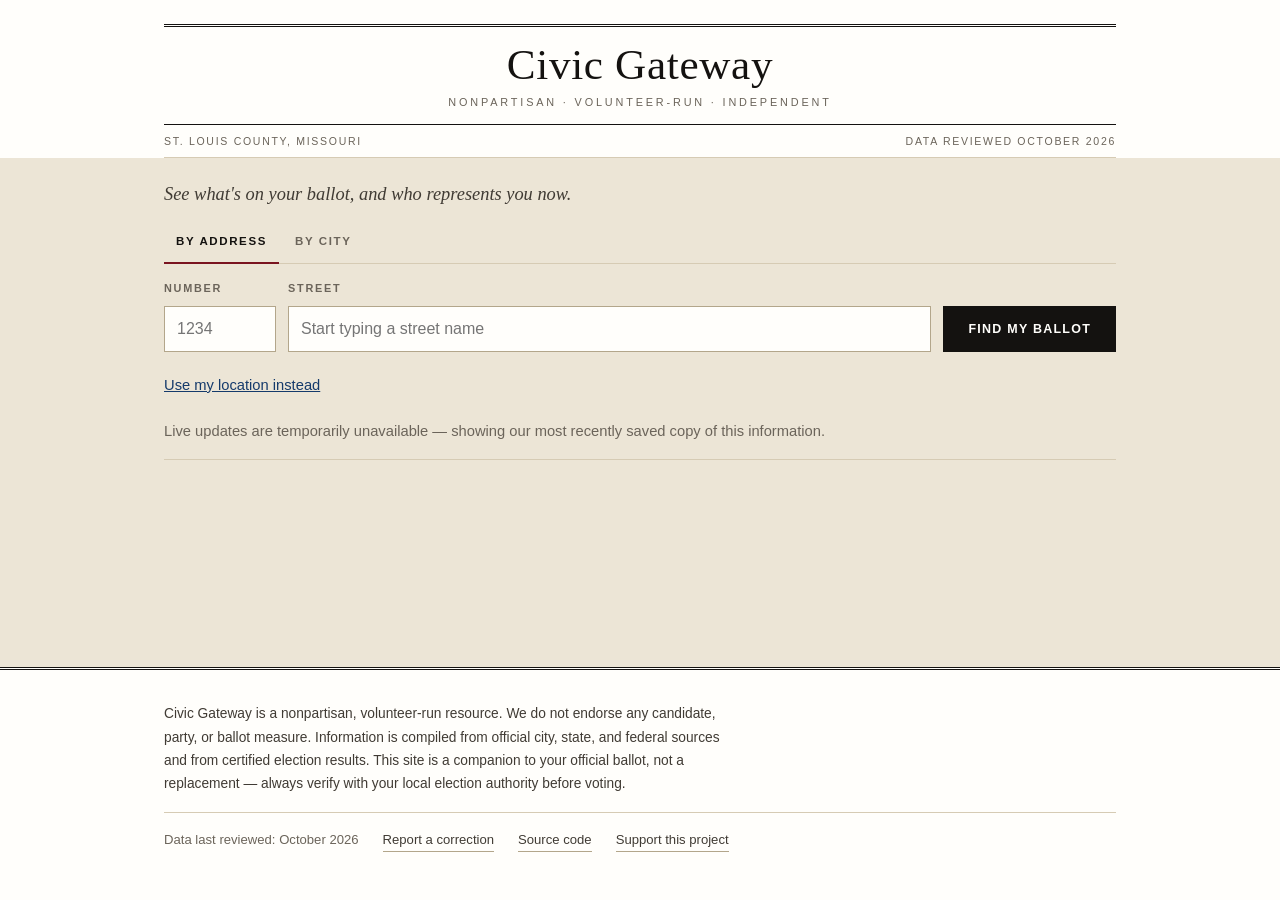
<file: index.html>
<!DOCTYPE html>
<html lang="en">
<head>
<meta charset="UTF-8">
<meta name="viewport" content="width=device-width, initial-scale=1.0">
<title>Civic Gateway — Find Your Elections &amp; Elected Officials</title>
<meta name="description" content="Civic Gateway is a nonpartisan, volunteer-run guide to what is on your ballot and who represents you. Serving St. Louis County, Missouri.">
<meta property="og:title" content="Civic Gateway — Elections &amp; Elected Officials">
<meta property="og:description" content="Find upcoming local elections and your current elected officials. Nonpartisan and volunteer-run.">
<meta property="og:type" content="website">
<meta property="og:url" content="https://civicgateway.org/">
<meta name="twitter:card" content="summary">
<link rel="icon" href="data:image/svg+xml,%3Csvg xmlns='http://www.w3.org/2000/svg' viewBox='0 0 40 40'%3E%3Crect width='40' height='40' rx='7' fill='%2316202f'/%3E%3Cpath d='M7 34C7 15 12.5 8 20 8s13 7 13 26' fill='none' stroke='%23fff' stroke-width='2.8' stroke-linecap='round'/%3E%3C/svg%3E">
<link rel="stylesheet" href="assets/styles.css?v=35">
</head>
<body>

<header class="site-header">
  <div class="inner">
    <div class="masthead">
      <a class="brand" href="https://civicgateway.org/" aria-label="Civic Gateway home">
        <span class="brand-name">Civic Gateway</span>
        <span class="brand-tag">Nonpartisan · Volunteer-run · Independent</span>
      </a>
    </div>
    <div class="dateline">
      <span>St. Louis County, Missouri</span>
      <span>Data reviewed <span id="reviewedTop">—</span></span>
    </div>
  </div>
</header>

<main>
  <div class="intro" id="intro">
    <h1>See what's on your ballot, and who represents you now.</h1>
  </div>

  <div class="card" id="pickerCard">
    <!-- Address leads, because it gives a ballot with nothing left to work out.
         Picking a city is the fallback for anyone who would rather not type an
         address, or whose street we don't have. -->
    <div class="picker-tabs" role="tablist" aria-label="How to find your ballot">
      <button type="button" role="tab" id="tabAddress" aria-controls="paneAddress"
              aria-selected="true" class="picker-tab is-active">By address</button>
      <button type="button" role="tab" id="tabCity" aria-controls="paneCity"
              aria-selected="false" class="picker-tab">By city</button>
    </div>

    <div class="picker-pane" id="paneAddress" role="tabpanel" aria-labelledby="tabAddress">
      <div class="addr-fields">
        <div class="field field-num">
          <label for="houseNo">Number</label>
          <input type="text" id="houseNo" inputmode="numeric" autocomplete="address-line1"
                 placeholder="1234">
        </div>
        <div class="field field-street">
          <label for="streetInput">Street</label>
          <input type="text" id="streetInput" autocomplete="off" spellcheck="false"
                 role="combobox" aria-expanded="false" aria-autocomplete="list"
                 aria-controls="streetList" placeholder="Start typing a street name">
          <ul class="street-list" id="streetList" role="listbox" hidden></ul>
        </div>
        <div class="field field-go">
          <button type="button" id="addrFind">Find my ballot</button>
        </div>
      </div>
      <div class="picker-alt">
        <button type="button" id="useLocation" class="linkish">Use my location instead</button>
      </div>
      <div class="picker-msg" id="pickerMsg" hidden></div>
    </div>

    <div class="picker-pane" id="paneCity" role="tabpanel" aria-labelledby="tabCity" hidden>
      <div class="picker-row" id="pickerRow">
        <!-- Hidden while only one state has data; returns on its own if a
             second state is ever added. The data model is unchanged. -->
        <div class="field" id="stateField">
          <label for="state">State</label>
          <select id="state" disabled><option value="">Loading…</option></select>
        </div>
        <div class="field">
          <label for="city">City</label>
          <select id="city" disabled><option value="">Loading…</option></select>
        </div>
      </div>
      <p class="picker-hint">A whole-city ballot shows every contest in that city,
        noting the ones that depend on your street address.</p>
    </div>

    <div id="status" class="status" hidden></div>
  </div>

  <div class="card results" id="results" aria-live="polite"></div>
</main>

<footer class="site-footer">
  <div class="inner">
    <p class="disclaimer">Civic Gateway is a nonpartisan, volunteer-run resource. We do not
    endorse any candidate, party, or ballot measure. Information is compiled from official
    city, state, and federal sources and from certified election results. This site is a
    companion to your official ballot, not a replacement — always verify with your local
    election authority before voting.</p>
    <div class="footer-meta">
      <span>Data last reviewed: <span id="reviewedFoot">—</span></span>
      <a href="https://github.com/ndg13b/CivicGateway/issues" target="_blank" rel="noopener">Report a correction</a>
      <a href="https://github.com/ndg13b/CivicGateway" target="_blank" rel="noopener">Source code</a>
      <a href="https://ko-fi.com/nicholasgray" target="_blank" rel="noopener">Support this project</a>
    </div>
  </div>
</footer>

<script>
  window.CIVIC_CONFIG = {
    supabaseUrl: "https://juloefnbmbyhzdzyijug.supabase.co",
    // Public read-only key: Row Level Security allows SELECT and nothing else.
    supabaseKey: "eyJhbGciOiJIUzI1NiIsInR5cCI6IkpXVCJ9.eyJpc3MiOiJzdXBhYmFzZSIsInJlZiI6Imp1bG9lZm5ibWJ5aHpkenlpanVnIiwicm9sZSI6ImFub24iLCJpYXQiOjE3ODM4NzkzNDUsImV4cCI6MjA5OTQ1NTM0NX0.bK_BP0ckOy_aJk-CPFHelEfkXTirCyowPIpEIVHXGso",
    fallbackDataUrl: "assets/fallback-data.json",
  };
</script>
<script type="module" src="assets/app.js?v=35"></script>

</body>
</html>
</file>
<file: assets/styles.css>
/* ============================================================
   Civic Gateway — stylesheet

   Three ideas carry the design:

   1. The masthead is a paper of record. A centred wordmark between
      double rules, over a dateline bar. Authority comes from
      typographic convention, not from imitating a government seal —
      this is an independent project and must never be mistaken for
      an election authority.

   2. The ballot is a sheet of paper. Warm stock, slightly brighter
      than the page around it, so it reads as a document you were
      handed. Everything outside that sheet is plainly not something
      you vote on.

   3. Separate with rules and space, not boxes. Contests and
      candidates are set as ruled rows, the way a printed ballot sets
      them, rather than cards nested inside cards.
   ============================================================ */

:root {
  --font-display: ui-serif, "Iowan Old Style", "Palatino Linotype", Palatino,
                  "Book Antiqua", Georgia, serif;
  --font-ui: -apple-system, BlinkMacSystemFont, "Segoe UI", Roboto,
             "Helvetica Neue", Arial, sans-serif;

  /* Ink — warm near-black through to a soft grey */
  --ink:    #141210;
  --ink-2:  #403b34;
  --ink-3:  #6b645a;
  --ink-4:  #8f8779;

  /* Surfaces — warm throughout; the sheet is brighter than the page */
  --page:    #ece5d6;
  --surface: #fffefb;
  --paper:   #fffefb;
  --paper-2: #f5efe0;

  /* Rules */
  --rule:        #d6cbb4;
  --rule-strong: #b3a68b;

  /* Accents. Oxblood is editorial — eyebrows, marks of note. Links get
     their own sober blue so they stay recognisable as links. */
  --accent:      #7a1420;
  --accent-soft: #f6ecec;
  --link:        #153a6b;

  --s1: 4px;  --s2: 8px;  --s3: 12px; --s4: 16px;
  --s5: 24px; --s6: 32px; --s7: 48px; --s8: 72px;

  --shell: 1000px;
  --measure: 66ch;
}

* { margin: 0; padding: 0; box-sizing: border-box; }

html { scroll-behavior: smooth; -webkit-text-size-adjust: 100%; }

body {
  font-family: var(--font-ui);
  font-size: 16px;
  line-height: 1.6;
  color: var(--ink);
  background: var(--page);
  min-height: 100vh;
  display: flex;
  flex-direction: column;
  -webkit-font-smoothing: antialiased;
  text-rendering: optimizeLegibility;
}

a { color: var(--link); }

/* Small caps labels — used sparingly, always with a rule or in a bar */
.eyebrow, .ballot-section-label, .part-eyebrow, .field label,
.section-title, .page-sec > h3, .ballot-end, .contest-sub, .dateline {
  font-family: var(--font-ui);
}

/* ---------- Masthead ---------- */

.site-header { background: var(--surface); }
.site-header .inner {
  max-width: var(--shell);
  margin: 0 auto;
  padding: var(--s5) var(--s5) 0;
}
.masthead {
  border-top: 3px double var(--ink);
  border-bottom: 1px solid var(--ink);
  padding: var(--s4) 0 var(--s3);
  text-align: center;
}
.brand { display: block; text-decoration: none; color: inherit; }
.brand-name {
  display: block;
  font-family: var(--font-display);
  font-size: clamp(1.9rem, 1.3rem + 2.4vw, 2.7rem);
  font-weight: 400;
  letter-spacing: .015em;
  line-height: 1;
  color: var(--ink);
}
.brand-tag {
  display: block;
  margin-top: var(--s2);
  font-size: .68rem;
  font-weight: 500;
  letter-spacing: .26em;
  text-transform: uppercase;
  color: var(--ink-3);
}
.dateline {
  display: flex;
  justify-content: space-between;
  gap: var(--s3);
  flex-wrap: wrap;
  border-bottom: 1px solid var(--rule);
  padding: var(--s2) 0;
  font-size: .66rem;
  letter-spacing: .16em;
  text-transform: uppercase;
  color: var(--ink-3);
}

/* ---------- Layout ---------- */

main {
  flex: 1;
  width: 100%;
  max-width: var(--shell);
  margin: 0 auto;
  padding: var(--s5) var(--s5) var(--s8);
}

/* One quiet line, not a headline: the picker below it is the point. */
.intro { max-width: var(--measure); margin-bottom: var(--s3); }
.intro h1 {
  font-family: var(--font-display);
  font-size: 1.15rem;
  font-weight: 400;
  font-style: italic;
  line-height: 1.4;
  color: var(--ink-2);
  text-wrap: balance;
}

.card { margin-bottom: var(--s5); }
#pickerCard { border-bottom: 1px solid var(--rule); padding-bottom: var(--s4); }

/* ---------- Picker ---------- */

.picker-row {
  display: grid;
  grid-template-columns: minmax(0, 1fr) minmax(0, 1.3fr);
  gap: var(--s4);
  max-width: 620px;
}
/* Only one state has data: the state field is hidden and the city field
   takes the row on its own. */
.picker-row.single { grid-template-columns: minmax(0, 420px); }
.field[hidden] { display: none; }
.field label {
  display: block;
  font-size: .68rem;
  font-weight: 600;
  letter-spacing: .16em;
  text-transform: uppercase;
  color: var(--ink-3);
  margin-bottom: var(--s2);
}
select {
  width: 100%;
  padding: 11px 36px 11px 13px;
  font-size: 1rem;
  font-family: inherit;
  color: var(--ink);
  background-color: var(--surface);
  border: 1px solid var(--rule-strong);
  border-radius: 3px;
  appearance: none;
  background-image: url("data:image/svg+xml;charset=UTF-8,%3Csvg xmlns='http://www.w3.org/2000/svg' width='11' height='7' viewBox='0 0 11 7'%3E%3Cpath fill='none' stroke='%23837c72' stroke-width='1.6' stroke-linecap='round' stroke-linejoin='round' d='M1 1l4.5 4.5L10 1'/%3E%3C/svg%3E");
  background-repeat: no-repeat;
  background-position: right 13px center;
  cursor: pointer;
  transition: border-color .15s;
}
select:hover { border-color: var(--ink-4); }
select:focus-visible { outline: 2px solid var(--link); outline-offset: 1px; border-color: var(--link); }
select:disabled { background-color: #efeade; color: var(--ink-4); cursor: not-allowed; }

.picker-hint { margin-top: var(--s3); font-size: .88rem; color: var(--ink-3); max-width: 58ch; }

/* ---------- Status ---------- */

.status { display: flex; align-items: center; gap: var(--s2); color: var(--ink-3); font-size: .92rem; margin-top: var(--s3); }
.status[hidden] { display: none; }
.spinner {
  width: 15px; height: 15px; flex: none;
  border: 2px solid var(--rule); border-top-color: var(--accent);
  border-radius: 50%; animation: spin .7s linear infinite;
}
@keyframes spin { to { transform: rotate(360deg); } }

.error-box {
  background: var(--accent-soft);
  border-left: 2px solid var(--accent);
  padding: var(--s4); color: #6d1620; font-size: .95rem;
}
.error-box button {
  margin-top: var(--s3);
  background: var(--accent); color: #fff; border: none;
  padding: 8px 18px; border-radius: 3px;
  font-family: inherit; font-size: .9rem; font-weight: 600; cursor: pointer;
}

/* ---------- Results ---------- */

.results { display: none; }
.results.active { display: block; }

.jurisdiction-header { display: flex; align-items: baseline; gap: var(--s3); flex-wrap: wrap; }
.jurisdiction-header h2 {
  font-family: var(--font-display);
  font-size: 1.7rem; font-weight: 400; letter-spacing: -0.005em;
  color: var(--ink);
}
.jurisdiction-header .county { color: var(--ink-3); font-size: .92rem; }
.change-place { margin-left: auto; font-size: .88rem; min-height: 36px; padding: 0; }

.city-links-sec { margin-top: var(--s6); }
.city-links-label {
  display: block;
  font-size: .68rem; font-weight: 700; letter-spacing: .2em; text-transform: uppercase;
  color: var(--ink-3);
}

.city-links { display: flex; gap: var(--s2); flex-wrap: wrap; margin-top: var(--s3); }
.link {
  display: inline-flex; align-items: center;
  font-size: .83rem; color: var(--ink-2); text-decoration: none;
  padding: 5px 11px;
  border: 1px solid var(--rule-strong); border-radius: 3px;
  background: var(--surface);
  transition: border-color .15s, color .15s;
}
.link:hover, .link:focus-visible { color: var(--link); border-color: var(--link); }

.notice {
  background: var(--paper-2);
  border-left: 2px solid var(--rule-strong);
  padding: var(--s4);
  margin: var(--s4) 0;
  font-size: .93rem; color: var(--ink-2); line-height: 1.6;
}
.notice strong { color: var(--ink); font-weight: 600; }

/* ============================================================
   The ballot sheet
   ============================================================ */

.ballot-panel {
  background: var(--paper);
  border: 1px solid var(--rule);
  box-shadow: 0 1px 2px rgba(26, 24, 21, .05), 0 12px 28px -18px rgba(26, 24, 21, .35);
  padding: var(--s5) var(--s6) var(--s5);
  margin: var(--s4) 0 0;
}

.ballot-head {
  padding-bottom: var(--s3);
  border-bottom: 3px double var(--ink);
  margin-bottom: var(--s3);
}
.ballot-head .kicker {
  font-size: .66rem; font-weight: 700; letter-spacing: .24em; text-transform: uppercase;
  color: var(--accent);
}
.ballot-head h3 {
  font-family: var(--font-display);
  font-size: 1.45rem; font-weight: 400; letter-spacing: -0.005em;
  color: var(--ink); margin: var(--s1) 0 0;
}
.ballot-head h3 .when {
  display: inline-block;
  font-family: var(--font-ui); font-size: .92rem; color: var(--ink-2);
  margin-left: var(--s2);
}
.ballot-head .when { color: var(--ink-2); font-size: .98rem; }

.ballot-summary {
  display: flex; align-items: baseline; gap: var(--s2) var(--s4); flex-wrap: wrap;
  margin-bottom: var(--s3);
}
.ballot-count { font-size: .8rem; font-weight: 600; color: var(--ink-2); }
.ballot-jumps { display: flex; gap: var(--s3); flex-wrap: wrap; margin-left: auto; }
.ballot-jumps a {
  font-size: .8rem; color: var(--link); text-decoration: none;
  border-bottom: 1px solid transparent; padding-bottom: 1px;
}
.ballot-jumps a:hover, .ballot-jumps a:focus-visible { border-bottom-color: var(--link); }

.accuracy-note {
  font-size: .86rem; color: var(--ink-2); line-height: 1.6;
  padding-left: var(--s3);
  border-left: 2px solid var(--rule);
  margin-top: var(--s4);
}
.accuracy-note strong { color: var(--ink); font-weight: 600; }
.note-status { display: block; margin-top: var(--s2); color: var(--ink-3); font-size: .82rem; }

.ballot-section { display: flex; align-items: center; gap: var(--s3); margin: var(--s6) 0 var(--s3); }
.ballot-section:first-of-type { margin-top: var(--s5); }
.ballot-section::after { content: ""; flex: 1; height: 1px; background: var(--rule); }
.ballot-section-label {
  font-size: .66rem; font-weight: 700; letter-spacing: .24em; text-transform: uppercase;
  color: var(--ink-3);
}

.contest-grid { display: grid; gap: var(--s4); align-items: start; }
@media (min-width: 900px) {
  .contest-grid { grid-template-columns: 1fr 1fr; }
  .contest-grid > .contest.wide { grid-column: 1 / -1; }
}

/* Each contest is enclosed, its title on a tinted strip, so one item on the
   ballot is unmistakably one block. */
.contest, .measure {
  margin: 0;
  background: var(--surface);
  border: 1px solid var(--rule-strong);
}
.contest-head, .measure > h4 {
  display: flex; align-items: center; gap: var(--s3); flex-wrap: wrap;
  background: var(--paper-2);
  border-bottom: 1px solid var(--rule-strong);
  padding: 10px var(--s4);
}
.contest-head h4, .measure > h4 {
  font-family: var(--font-display);
  font-size: 1.08rem; font-weight: 700; letter-spacing: -0.005em;
  color: var(--ink);
  display: flex; align-items: center;
}
.contest-actions { margin-left: auto; }
.contest-sub {
  font-size: .68rem; font-weight: 600; letter-spacing: .12em; text-transform: uppercase;
  color: var(--ink-3);
  padding: 0 var(--s4);
  margin: var(--s3) 0 var(--s2);
}
.race-description { color: var(--ink-2); font-size: .9rem; padding: 0 var(--s4); margin-bottom: var(--s3); }

/* Our own numbering, for scanning and reference — deliberately quiet so it
   is not mistaken for an official ballot item number. */
.item-no {
  display: inline-flex; align-items: center; justify-content: center;
  flex: none;
  width: 22px; height: 22px;
  border: 1.5px solid var(--ink);
  font-family: var(--font-ui); font-size: .7rem; font-weight: 700;
  margin-right: 10px;
}

.chip-btn {
  display: inline-block;
  font-size: .78rem; color: var(--link); text-decoration: none;
  border-bottom: 1px solid var(--rule-strong); padding-bottom: 1px;
  background: none; border-top: 0; border-left: 0; border-right: 0;
  font-family: inherit; cursor: pointer;
}
.chip-btn:hover, .chip-btn:focus-visible { border-bottom-color: var(--link); }

/* Candidates: ruled rows with dotted leaders, as a printed ballot sets them */
.people-grid { display: grid; grid-template-columns: repeat(auto-fill, minmax(280px, 1fr)); gap: var(--s3); }
.people-grid.tight { grid-template-columns: 1fr; gap: 0; padding: 0 var(--s4) var(--s2); }

.person-card {
  display: flex; align-items: center; gap: var(--s3);
  text-decoration: none; color: inherit;
  background: var(--surface);
  border: 1px solid var(--rule);
  border-radius: 3px;
  padding: var(--s3) var(--s4);
  transition: border-color .15s, background .15s;
}
.person-card:hover, .person-card:focus-visible { border-color: var(--link); }
.person-card:focus-visible { outline: 2px solid var(--link); outline-offset: 1px; }

.person-card.compact {
  background: none; border: 0;
  border-bottom: 1px dotted var(--rule-strong);
  border-radius: 0;
  padding: 10px var(--s2);
  align-items: baseline;
}
.person-card.compact:hover, .person-card.compact:focus-visible { background: var(--paper-2); }
.person-card.compact .person-name { display: inline; font-family: var(--font-display); font-weight: 700; }
.person-card.compact .person-office { display: inline; margin-left: var(--s2); font-size: .84rem; }
.person-card.compact .person-more { font-size: .9rem; color: var(--ink-4); }
.person-card.compact:hover .person-more { color: var(--link); }
.person-card.compact .person-info { line-height: 1.4; }

.avatar {
  flex: none; width: 38px; height: 38px; border-radius: 50%;
  background: var(--ink); color: var(--surface);
  font-size: .8rem; font-weight: 600; letter-spacing: .03em;
  display: flex; align-items: center; justify-content: center;
}
.person-card.featured { grid-column: 1 / -1; }
.person-card.featured .avatar { background: var(--accent); }

.person-info { min-width: 0; flex: 1; }
.person-name { display: block; font-weight: 600; color: var(--ink); }
.person-office { display: block; color: var(--ink-3); font-size: .85rem; }
.person-more { margin-left: auto; padding-left: var(--s2); flex: none; color: var(--ink-4); font-size: .8rem; }

.chip-inc {
  display: inline-block;
  font-size: .58rem; font-weight: 700; letter-spacing: .14em; text-transform: uppercase;
  color: var(--accent);
  margin-left: var(--s2);
  vertical-align: 1px;
}
.on-ballot-flag { display: inline-block; margin-top: var(--s1); font-size: .72rem; color: var(--link); }

.varies {
  background: var(--paper-2);
  border-left: 3px solid var(--accent);
  padding: var(--s3) var(--s4);
  font-size: .86rem; color: var(--ink-2); line-height: 1.6;
  margin: 0 var(--s4) var(--s3);
}
.varies strong { color: var(--ink); font-weight: 600; }

.district-option { margin: 0 var(--s4) var(--s4); }
.district-option .doh {
  font-size: .72rem; font-weight: 700; letter-spacing: .12em; text-transform: uppercase;
  color: var(--ink-3); padding-bottom: var(--s1);
}

.official-text {
  font-family: var(--font-display);
  font-size: 1rem; line-height: 1.65; color: var(--ink);
  border-left: 2px solid var(--rule-strong);
  padding: var(--s2) 0 var(--s2) var(--s4);
  margin: var(--s3) var(--s4);
}
.measure .yn { display: flex; gap: var(--s2); margin: var(--s3) var(--s4); }
.measure > .chip-btn { margin: 0 var(--s4) var(--s4); }
.measure .yn span {
  font-size: .72rem; font-weight: 700; letter-spacing: .14em;
  color: var(--ink-3);
  border: 1px solid var(--rule-strong);
  padding: 4px 18px; border-radius: 2px;
}

.nothing { color: var(--ink-3); font-size: .88rem; font-style: italic; padding: var(--s3) var(--s4); }

.ballot-end {
  margin-top: var(--s6);
  padding-top: var(--s3);
  border-top: 3px double var(--ink);
  text-align: center;
  font-size: .66rem; font-weight: 700; letter-spacing: .24em; text-transform: uppercase;
  color: var(--ink-3);
}

/* ---------- Everything that is not the ballot ---------- */

/* ---------- The picker: tabs, address fields, street combobox ---------- */

.picker-tabs {
  display: flex; gap: var(--s1);
  border-bottom: 1px solid var(--rule);
  margin-bottom: var(--s4);
}
.picker-tab {
  font-family: var(--font-ui);
  font-size: .72rem; font-weight: 700; letter-spacing: .14em; text-transform: uppercase;
  color: var(--ink-3); background: none;
  border: none; border-bottom: 2px solid transparent;
  padding: var(--s2) var(--s3); margin-bottom: -1px;
  min-height: 44px; cursor: pointer;
}
.picker-tab:hover { color: var(--ink); }
.picker-tab.is-active { color: var(--ink); border-bottom-color: var(--accent); }
.picker-tab:focus-visible { outline: 2px solid var(--link); outline-offset: 2px; }

.addr-fields { display: flex; flex-wrap: wrap; gap: var(--s3); align-items: flex-end; }
.field-num { flex: 0 0 7rem; }
.field-street { flex: 1 1 18rem; min-width: 0; position: relative; }
.field-go { flex: 0 0 auto; }

.addr-fields input {
  width: 100%; min-height: 46px;
  padding: 0 var(--s3);
  font: inherit; font-size: 1rem; color: var(--ink);
  background: var(--surface);
  border: 1px solid var(--rule-strong);
}
.addr-fields input:focus-visible { outline: 2px solid var(--link); outline-offset: -1px; }
#addrFind {
  min-height: 46px; padding: 0 var(--s5);
  font-family: var(--font-ui); font-size: .78rem; font-weight: 700;
  letter-spacing: .1em; text-transform: uppercase;
  color: var(--surface); background: var(--ink);
  border: 1px solid var(--ink); cursor: pointer; white-space: nowrap;
}
#addrFind:hover { background: var(--accent); border-color: var(--accent); color: #fff; }

/* The list overlays what follows, so the card doesn't jump as you type. */
.street-list {
  position: absolute; z-index: 20; left: 0; right: 0; top: 100%;
  margin-top: 2px; list-style: none;
  background: var(--surface);
  border: 1px solid var(--rule-strong);
  box-shadow: 0 6px 18px rgba(20, 18, 16, .12);
  max-height: 17rem; overflow-y: auto;
}
.street-list li {
  display: flex; align-items: baseline; gap: var(--s3);
  padding: var(--s2) var(--s3); min-height: 44px;
  border-bottom: 1px solid var(--rule); cursor: pointer;
}
.street-list li:last-child { border-bottom: none; }
.street-list li.is-active, .street-list li:hover { background: var(--paper-2); }
.street-name { color: var(--ink); font-size: .98rem; }
.street-city {
  margin-left: auto;
  font-family: var(--font-ui); font-size: .72rem; letter-spacing: .08em;
  text-transform: uppercase; color: var(--ink-4); white-space: nowrap;
}

.picker-alt { margin-top: var(--s3); }
.linkish {
  font: inherit; font-size: .92rem; color: var(--link);
  background: none; border: none; padding: var(--s2) 0;
  min-height: 44px; text-decoration: underline; cursor: pointer;
}
.picker-msg { margin-top: var(--s3); font-size: .92rem; color: var(--ink-3); }
.picker-msg.warn { color: var(--accent); }

@media (max-width: 560px) {
  .field-num, .field-street, .field-go { flex: 1 1 100%; }
  #addrFind { width: 100%; }
}

/* ---------- Address narrowing ----------
   Sits just above the ballot sheet, so the sheet holds only the ballot.
   Quiet until used, then it states plainly which districts it found. */

.addr-tool {
  margin: var(--s3) 0 0;
  padding: var(--s3) var(--s4);
  background: var(--paper-2);
  border: 1px solid var(--rule);
}
.addr-prompt {
  color: var(--ink-3); font-size: .88rem; line-height: 1.5;
  max-width: var(--measure);
}
.addr-prompt strong { color: var(--ink); font-weight: 600; }
.addr-row { display: flex; flex-wrap: wrap; gap: var(--s2); margin-top: var(--s2); }
.addr-row button {
  min-height: 44px; padding: 0 var(--s4);
  font-family: var(--font-ui); font-size: .78rem; font-weight: 700;
  letter-spacing: .1em; text-transform: uppercase;
  color: var(--surface); background: var(--ink);
  border: 1px solid var(--ink); cursor: pointer;
}
.addr-row button.secondary { color: var(--ink); background: var(--surface); border-color: var(--rule-strong); }
.addr-row button:hover { background: var(--accent); border-color: var(--accent); color: #fff; }
.addr-row { align-items: center; }
.addr-row button.linkish {
  min-height: 44px; padding: 0 var(--s2);
  font-size: .92rem; font-weight: 400; letter-spacing: 0; text-transform: none;
  color: var(--link); background: none; border: 0;
}
.addr-row button.linkish:hover { color: var(--accent); background: none; }

.addr-msg { margin-top: var(--s3); font-size: .9rem; color: var(--ink-3); }
.addr-msg.warn { color: var(--accent); }

.addr-tool.resolved {
  display: flex; align-items: baseline; gap: var(--s3); flex-wrap: wrap;
  border-left: 3px solid var(--accent);
}
.addr-resolved { flex: 1 1 20rem; }
.addr-resolved strong { display: block; color: var(--ink); font-weight: 600; font-size: .96rem; }
.addr-districts {
  display: block; margin-top: var(--s1);
  color: var(--ink-3); font-size: .86rem;
}
.addr-clear {
  min-height: 44px; padding: 0 var(--s3);
  font-family: var(--font-ui); font-size: .78rem;
  color: var(--link); background: none; border: none;
  text-decoration: underline; cursor: pointer;
}

/* ---------- Judicial retention ----------
   Set as a list, not as cards: the questions are identical except for the
   name, so the repetition is the content. Cards would triple the height of
   the ballot to say the same thing nineteen times. */

.retention {
  background: var(--surface);
  border: 1px solid var(--rule-strong);
  padding: var(--s4) var(--s5) var(--s5);
}
.retention-lead {
  color: var(--ink-2); font-size: .94rem; max-width: var(--measure);
  padding-bottom: var(--s3); border-bottom: 1px solid var(--rule);
}
.retention-lead strong { color: var(--ink); font-weight: 600; }
.retention-court {
  font-family: var(--font-ui);
  font-size: .68rem; font-weight: 700; letter-spacing: .16em; text-transform: uppercase;
  color: var(--ink-3);
  margin: var(--s5) 0 var(--s2);
}
.retention-list { list-style: none; }
.retention-item {
  display: flex; align-items: center; gap: var(--s3);
  padding: var(--s2) 0;
  border-bottom: 1px solid var(--rule);
  min-height: 44px;
}
.retention-name {
  font-family: var(--font-display);
  font-size: 1.04rem; color: var(--ink); text-decoration: none;
  border-bottom: 1px solid var(--rule-strong);
}
.retention-name:hover { color: var(--link); border-bottom-color: var(--link); }
.retention-yn {
  margin-left: auto;
  font-family: var(--font-ui);
  font-size: .68rem; font-weight: 700; letter-spacing: .14em; text-transform: uppercase;
  color: var(--ink-4); white-space: nowrap;
}

@media (max-width: 560px) {
  .retention { padding: var(--s4); }
}

/* ---------- Voting deadlines ----------
   The banner is the one place on the page allowed to be loud. It appears only
   inside three weeks of a deadline, so it stays rare enough to mean something. */

/* Flowing text rather than a flex row: on a phone a row of three items
   became three stacked lines. */
.deadline-banner {
  display: block; line-height: 1.5;
  margin: var(--s3) 0 0;
  padding: var(--s2) var(--s3);
  background: var(--accent-soft);
  border: 1px solid var(--rule-strong);
  border-left: 3px solid var(--accent);
}
.deadline-when {
  margin-right: var(--s2);
  font-family: var(--font-ui);
  font-size: .68rem; font-weight: 700; letter-spacing: .16em; text-transform: uppercase;
  color: var(--accent); white-space: nowrap;
}
.deadline-what { color: var(--ink-2); font-size: .95rem; }
.deadline-what strong { color: var(--ink); font-weight: 600; }
.deadline-link { margin-left: var(--s2); font-size: .9rem; white-space: nowrap; }

/* After the polls close the banner points to results instead. Same frame as
   the deadline banner; the links get a line of their own so each is easy to
   tap on a phone. */
.results-banner {
  display: block; line-height: 1.5;
  margin: var(--s3) 0 0;
  padding: var(--s2) var(--s3);
  background: var(--accent-soft);
  border: 1px solid var(--rule-strong);
  border-left: 3px solid var(--accent);
}
.results-links {
  display: flex; flex-wrap: wrap; gap: var(--s1) var(--s4);
  margin-top: var(--s1);
  font-size: .95rem;
}
.results-links a { display: inline-block; padding: 2px 0; min-height: 28px; }

.vote-panel { margin-top: var(--s6); }

.vote-dates { list-style: none; border-top: 1px solid var(--rule); }
.vote-date {
  display: grid;
  grid-template-columns: 8.5rem 1fr auto;
  gap: var(--s3);
  align-items: baseline;
  padding: var(--s3) 0;
  border-bottom: 1px solid var(--rule);
  min-height: 44px;
}
.vote-date-day {
  font-family: var(--font-ui);
  font-size: .82rem; font-weight: 600; letter-spacing: .02em;
  color: var(--ink-3); white-space: nowrap;
}
.vote-date-body strong { display: block; color: var(--ink); font-weight: 600; font-size: .98rem; }
.vote-date-detail { display: block; color: var(--ink-3); font-size: .88rem; }
.vote-date-status {
  font-family: var(--font-ui);
  font-size: .68rem; font-weight: 700; letter-spacing: .12em; text-transform: uppercase;
  color: var(--ink-4); white-space: nowrap;
}
/* The next deadline is the only one anyone can still act on. */
.vote-date.next { background: var(--paper-2); }
.vote-date.next .vote-date-status { color: var(--accent); }
/* Passed dates stay visible but plainly spent — removing them would let
   someone assume they still have time. */
.vote-date.passed .vote-date-day,
.vote-date.passed .vote-date-body strong { color: var(--ink-4); }
.vote-date.passed .vote-date-detail { display: none; }
/* An open window is something a voter can go and do today. */
.vote-date.open .vote-date-status { color: var(--accent); }

.vote-id {
  margin-top: var(--s4);
  color: var(--ink-2); font-size: .92rem; max-width: var(--measure);
}
.vote-links {
  display: flex; flex-wrap: wrap; gap: var(--s4);
  margin-top: var(--s3); font-size: .92rem;
}
/* The county's own lookups: where to vote early, where to vote on the day,
   and the official sample ballot. The three things a voter most needs that
   only the election authority can answer for their exact address. */
.vote-lookups {
  display: flex; flex-wrap: wrap; align-items: baseline; gap: var(--s2) var(--s4);
  margin-top: var(--s4); padding: var(--s3) var(--s4);
  background: var(--paper-2); border-left: 2px solid var(--accent);
  font-size: .95rem;
}
.vote-lookups-from {
  flex-basis: 100%;
  font-size: .68rem; font-weight: 700; letter-spacing: .12em; text-transform: uppercase;
  color: var(--ink-3);
}
.vote-lookups a { font-weight: 600; }

@media (max-width: 560px) {
  .vote-date { grid-template-columns: 1fr auto; }
  .vote-date-day { grid-column: 1 / -1; }
  .deadline-link { margin-left: 0; }
}

.part-break { margin: var(--s8) 0 var(--s5); }
.part-eyebrow {
  display: block;
  font-size: .66rem; font-weight: 700; letter-spacing: .24em; text-transform: uppercase;
  color: var(--accent);
  margin-bottom: var(--s2);
}
.part-break h3 {
  font-family: var(--font-display);
  font-size: 1.6rem; font-weight: 400; letter-spacing: -0.005em;
  color: var(--ink); margin-bottom: var(--s2);
}
.part-break p { color: var(--ink-2); font-size: .96rem; max-width: 62ch; }
.part-break strong { color: var(--ink); font-weight: 600; }

.section-title {
  font-size: .68rem; font-weight: 700; letter-spacing: .2em; text-transform: uppercase;
  color: var(--ink-3);
  margin: var(--s6) 0 var(--s3);
  padding-bottom: var(--s2);
  border-bottom: 1px solid var(--rule);
}

.district-group { margin-bottom: var(--s5); }
.district-level { font-size: .88rem; font-weight: 600; color: var(--ink-2); margin: var(--s4) 0 var(--s3); }
.district-note { color: var(--ink-3); font-size: .85rem; margin: var(--s3) 0 0; line-height: 1.6; }

/* ---------- Detail pages ---------- */

.detail-sheet {
  background: var(--surface);
  border: 1px solid var(--rule);
  box-shadow: 0 1px 2px rgba(26, 24, 21, .04), 0 12px 28px -20px rgba(26, 24, 21, .3);
  padding: var(--s7) var(--s7) var(--s6);
  max-width: 760px;
  margin: 0 auto;
}
.detail-sheet > *:last-child { margin-bottom: 0; }

/* ---------- Candidate page: body and sidebar ---------- */

.detail-cols { display: grid; grid-template-columns: minmax(0, 1fr); gap: var(--s6); }
@media (min-width: 880px) {
  /* The sheet widens to carry a sidebar rather than squeezing the body. */
  .detail-sheet { max-width: 1000px; }
  .detail-cols { grid-template-columns: minmax(0, 1fr) 15rem; gap: var(--s7); }
  .detail-aside { border-left: 1px solid var(--rule); padding-left: var(--s5); }
}
.detail-main > *:last-child { margin-bottom: 0; }

.aside-sec { margin-bottom: var(--s6); }
.aside-sec > h3 {
  font-size: .66rem; font-weight: 700; letter-spacing: .2em; text-transform: uppercase;
  color: var(--ink-3);
  padding-bottom: var(--s2); margin-bottom: var(--s3);
  border-bottom: 1px solid var(--rule);
}

.opp-list { display: flex; flex-direction: column; }
.opp {
  display: flex; align-items: center; gap: var(--s3);
  padding: var(--s3) 0; min-height: 44px;
  border-bottom: 1px solid var(--rule);
  text-decoration: none; color: inherit;
}
.opp:last-child { border-bottom: none; }
.opp:hover .opp-name { color: var(--link); }
.opp-av {
  flex: none; width: 34px; height: 34px; border-radius: 50%;
  display: grid; place-items: center;
  background: var(--paper-2); border: 1px solid var(--rule);
  font-family: var(--font-ui); font-size: .7rem; font-weight: 700; color: var(--ink-3);
}
.opp-name {
  display: block; font-family: var(--font-display);
  font-size: 1rem; color: var(--ink);
}
.opp-party { display: block; font-size: .8rem; color: var(--ink-3); }
.opp-all { display: inline-block; margin-top: var(--s3); font-size: .86rem; }

/* ---------- Information slots ---------- */

.slots { margin-bottom: var(--s6); }
.slot { padding: var(--s4) 0; border-bottom: 1px solid var(--rule); }
.slot:first-child { padding-top: 0; }
.slot-label {
  font-family: var(--font-ui);
  font-size: .66rem; font-weight: 700; letter-spacing: .18em; text-transform: uppercase;
  color: var(--ink-3); margin-bottom: var(--s2);
}
.slot-body { color: var(--ink-2); font-size: .96rem; }
.slot-body p { margin-bottom: var(--s2); }
/* An empty slot is stated, not hidden: a gap in our research reads very
   differently from an absence of anything to say. */
.slot-body.is-empty { color: var(--ink-4); font-style: italic; }
.slot-body.is-empty a { font-style: normal; }
.slot-src {
  display: block; margin-top: var(--s1);
  font-family: var(--font-ui); font-size: .72rem; color: var(--ink-4);
}

/* ---------- Contact: one real link, then small marks ---------- */

.site-link {
  display: inline-flex; flex-direction: column; gap: 2px;
  padding: var(--s3) var(--s4);
  min-height: 48px; justify-content: center;
  background: var(--surface);
  border: 1px solid var(--rule-strong);
  border-left: 3px solid var(--accent);
  text-decoration: none; max-width: 100%;
}
.site-link:hover { border-color: var(--accent); background: var(--accent-soft); }
.site-link-label {
  font-family: var(--font-ui);
  font-size: .68rem; font-weight: 700; letter-spacing: .14em; text-transform: uppercase;
  color: var(--ink-3);
}
.site-link-host {
  font-family: var(--font-display); font-size: 1.04rem; color: var(--link);
  overflow-wrap: anywhere;
}
.site-link:hover .site-link-host { text-decoration: underline; }

/* Small and uniform on purpose: a campaign with six accounts and one with two
   should read as comparable, not as one being better documented. */
.socials { display: flex; flex-wrap: wrap; gap: var(--s2); margin-top: var(--s3); }
.social {
  display: grid; place-items: center;
  width: 34px; height: 34px;
  border: 1px solid var(--rule); border-radius: 50%;
  color: var(--ink-3); background: var(--surface);
}
.social svg { width: 16px; height: 16px; fill: currentColor; }
.social:hover { color: var(--surface); background: var(--ink); border-color: var(--ink); }
.social:focus-visible { outline: 2px solid var(--link); outline-offset: 2px; }

.slot-body .links { margin-top: var(--s3); }

.coverage-note {
  margin-top: var(--s5); padding: var(--s3) var(--s4);
  background: var(--paper-2); border-left: 2px solid var(--rule-strong);
  font-size: .86rem; color: var(--ink-3); max-width: var(--measure);
}
.detail-sheet .page-sec { max-width: none; }
.detail-sheet .neutrality { max-width: none; }
.measure-sheet .official-text {
  font-size: 1.08rem;
  border-left-width: 3px;
  border-left-color: var(--accent);
  padding: var(--s3) 0 var(--s3) var(--s5);
}

.backlink {
  display: block; width: 100%; max-width: 760px;
  margin: 0 auto var(--s4);
  color: var(--ink-2); text-decoration: none; font-size: .86rem;
}
.backlink:hover { color: var(--link); }

.person-hero {
  display: flex; gap: var(--s5); align-items: flex-start;
  padding-bottom: var(--s5);
  border-bottom: 3px double var(--ink);
  margin-bottom: var(--s6);
}
.hero-av {
  flex: none; width: 60px; height: 60px; border-radius: 50%;
  background: var(--ink); color: var(--surface);
  font-size: 1.15rem; font-weight: 600;
  display: flex; align-items: center; justify-content: center;
}
.person-hero h1, .page-head h1 {
  font-family: var(--font-display);
  font-size: clamp(1.7rem, 1.2rem + 1.6vw, 2.2rem);
  font-weight: 400; line-height: 1.14; letter-spacing: -0.01em;
  color: var(--ink);
}
.person-hero .seeking { color: var(--ink-2); font-size: 1.02rem; margin-top: var(--s2); }
.hero-meta { color: var(--ink-3); font-size: .89rem; margin-top: var(--s1); }
.page-head { padding-bottom: var(--s4); border-bottom: 3px double var(--ink); margin-bottom: var(--s6); }

.page-sec { margin-bottom: var(--s6); max-width: var(--measure); }
.page-sec > h3 {
  font-size: .68rem; font-weight: 700; letter-spacing: .2em; text-transform: uppercase;
  color: var(--ink-3);
  padding-bottom: var(--s2);
  border-bottom: 1px solid var(--rule);
  margin-bottom: var(--s4);
}
.page-sec p { color: var(--ink-2); line-height: 1.72; margin-bottom: var(--s3); }
.page-sec p:last-child { margin-bottom: 0; }
.links { display: flex; gap: var(--s2); flex-wrap: wrap; }
.page-sec .links .link { background: var(--page); border-color: var(--rule); }
.page-sec .links .link:hover { background: var(--surface); border-color: var(--link); }

.res {
  display: flex; gap: var(--s3); align-items: flex-start;
  padding: var(--s3) 0;
  border-bottom: 1px dotted var(--rule-strong);
  text-decoration: none;
}
.res:hover .res-title, .res:focus-visible .res-title { color: var(--link); }
.res-ico { flex: none; width: 24px; height: 24px; display: flex; align-items: center; justify-content: center; font-size: .82rem; color: var(--ink-3); }
.res-body { min-width: 0; }
.res-title { display: block; font-family: var(--font-display); font-weight: 700; color: var(--ink); }
.res-meta { display: block; color: var(--ink-3); font-size: .85rem; margin-top: 1px; }
.res-shared { display: inline-block; font-size: .76rem; color: var(--ink-3); margin-top: var(--s1); font-style: italic; }
.res-note { display: block; color: var(--ink-2); font-size: .85rem; margin-top: var(--s1); }
.empty-note { color: var(--ink-3); font-size: .92rem; font-style: italic; }

/* Contest titles on the ballot are links to the race page; they should still
   read as ballot headings, not as blue body links. */
.contest-link { color: inherit; text-decoration: none; }
.contest-link:hover, .contest-link:focus-visible { text-decoration: underline; text-underline-offset: 3px; }
.district-option .doh .chip-btn { margin-left: var(--s3); text-transform: none; letter-spacing: 0; font-weight: 400; }

.also { display: flex; gap: var(--s3); flex-wrap: wrap; }
.also a {
  border: 1px solid var(--rule); border-radius: 3px;
  padding: var(--s3) var(--s4); text-decoration: none;
  color: var(--ink); font-family: var(--font-display); font-weight: 700; font-size: .92rem;
  background: var(--page);
}
.also a:hover { border-color: var(--link); color: var(--link); }
.also a small { display: block; font-family: var(--font-ui); color: var(--ink-3); font-weight: 400; font-size: .78rem; margin-top: 2px; }

.neutrality {
  font-size: .86rem; color: var(--ink-3); line-height: 1.65;
  border-top: 1px solid var(--rule);
  padding-top: var(--s4);
  max-width: var(--measure);
}

/* ---------- Footer ---------- */

.site-footer {
  background: var(--surface);
  border-top: 3px double var(--ink);
  color: var(--ink-2);
  font-size: .86rem; line-height: 1.7;
  margin-top: auto;
}
.site-footer .inner { max-width: var(--shell); margin: 0 auto; padding: var(--s6) var(--s5) var(--s7); }
.site-footer .disclaimer { max-width: 74ch; color: var(--ink-2); }
.site-footer a { color: var(--ink-2); text-decoration: none; border-bottom: 1px solid var(--rule-strong); }
.site-footer a:hover { color: var(--link); border-bottom-color: var(--link); }
.footer-meta {
  color: var(--ink-3);
  display: flex; gap: var(--s2) var(--s5); flex-wrap: wrap;
  margin-top: var(--s4); padding-top: var(--s4);
  border-top: 1px solid var(--rule);
  font-size: .82rem;
}

/* ---------- Responsive ---------- */

@media (max-width: 720px) {
  main { padding: var(--s5) var(--s4) var(--s7); }
  .site-header .inner { padding: var(--s3) var(--s4) 0; }
  .masthead { padding: var(--s4) 0 var(--s3); }
  .brand-tag { letter-spacing: .18em; font-size: .62rem; }
  .dateline { font-size: .6rem; letter-spacing: .1em; }
  .site-footer .inner { padding: var(--s5) var(--s4) var(--s6); }
  .picker-row { grid-template-columns: 1fr; }
  .ballot-panel, .detail-sheet {
    padding: var(--s4) var(--s4) var(--s3);
    margin-left: calc(var(--s4) * -1); margin-right: calc(var(--s4) * -1);
    border-left: 0; border-right: 0;
  }
  .detail-sheet { padding: var(--s5) var(--s4); }
  .backlink { max-width: none; }
  .ballot-jumps { margin-left: 0; }
  .person-card.compact { min-height: 44px; padding: 12px var(--s2); }
  .person-hero { gap: var(--s4); }
  .hero-av { width: 50px; height: 50px; font-size: 1rem; }
}

/* ---------- Walk me through my ballot ----------
   One race per screen. Big touch targets, nothing preselected, and every
   choice presented the same way. */

.walk-cta {
  display: inline-flex; align-items: center; min-height: 44px;
  margin-top: var(--s3); padding: 0 var(--s4);
  font-size: .78rem; font-weight: 700; letter-spacing: .1em; text-transform: uppercase;
  color: var(--surface); background: var(--ink); text-decoration: none;
  border: 1px solid var(--ink);
}
.walk-cta:hover, .walk-cta:focus-visible { background: var(--accent); border-color: var(--accent); }

.walk-sheet h1 {
  font-family: var(--font-display);
  font-size: clamp(1.6rem, 1.2rem + 1.4vw, 2.1rem);
  font-weight: 400; line-height: 1.15; color: var(--ink);
  margin: var(--s2) 0 var(--s2);
}
.walk-kicker {
  font-size: .66rem; font-weight: 700; letter-spacing: .2em; text-transform: uppercase;
  color: var(--accent);
}
.walk-lead { color: var(--ink-2); line-height: 1.65; max-width: var(--measure); margin-bottom: var(--s4); }
.walk-points { margin: 0 0 var(--s5) var(--s5); color: var(--ink-2); line-height: 1.7; }
.walk-meta { color: var(--ink-3); font-size: .9rem; margin-bottom: var(--s3); }
.walk-desc { color: var(--ink-2); line-height: 1.6; margin-bottom: var(--s4); max-width: var(--measure); }
.walk-how { color: var(--ink-2); font-size: .92rem; margin: var(--s3) 0; }
.walk-official {
  font-size: .98rem; line-height: 1.6; color: var(--ink);
  border-left: 3px solid var(--accent); padding: var(--s2) 0 var(--s2) var(--s4);
  margin: var(--s3) 0;
}

.walk-progress { margin-bottom: var(--s5); }
.walk-progress-text {
  display: flex; justify-content: space-between; gap: var(--s3);
  font-size: .72rem; font-weight: 700; letter-spacing: .12em; text-transform: uppercase;
  color: var(--ink-3); margin-bottom: var(--s2);
}
.walk-bar { height: 6px; background: var(--paper-2); border: 1px solid var(--rule); }
.walk-bar span { display: block; height: 100%; background: var(--ink); }

.walk-options { border: 0; margin: var(--s4) 0; }
.walk-options legend {
  font-size: .72rem; font-weight: 700; letter-spacing: .12em; text-transform: uppercase;
  color: var(--ink-3); margin-bottom: var(--s2);
}
.walk-option {
  display: flex; align-items: center; gap: var(--s3);
  min-height: 56px; padding: var(--s3) var(--s4);
  border: 1px solid var(--rule-strong); background: var(--surface);
  margin-bottom: var(--s2); cursor: pointer;
}
.walk-option:has(input:checked) { border-color: var(--ink); box-shadow: inset 4px 0 0 var(--ink); background: var(--paper-2); }
.walk-option input[type="radio"], .walk-option input[type="checkbox"] { width: 20px; height: 20px; flex: none; accent-color: var(--ink); }
.walk-option-body { flex: 1; min-width: 0; display: flex; flex-direction: column; }
.walk-option-name { font-weight: 600; color: var(--ink); }
.walk-option-meta { font-size: .86rem; color: var(--ink-3); }
.walk-option-more { flex: none; font-size: .86rem; white-space: nowrap; }
.walk-writein-text {
  margin-top: var(--s2); width: 100%; max-width: 360px; min-height: 40px;
  font: inherit; padding: 0 var(--s2); border: 1px solid var(--rule-strong); background: var(--surface);
}
.walk-limit { color: var(--accent); font-size: .9rem; }
.walk-clear { font-size: .86rem; }

.walk-yn { display: flex; flex-wrap: wrap; align-items: center; gap: var(--s2); }
.walk-yn-opt {
  display: inline-flex; align-items: center; gap: var(--s2);
  min-height: 44px; padding: 0 var(--s4);
  border: 1px solid var(--rule-strong); background: var(--surface); cursor: pointer; font-weight: 600;
}
.walk-yn-opt:has(input:checked) { border-color: var(--ink); background: var(--paper-2); box-shadow: inset 0 -3px 0 var(--ink); }
.walk-yn-opt input { width: 18px; height: 18px; accent-color: var(--ink); }

.walk-ask {
  background: var(--paper-2); border-left: 3px solid var(--accent);
  padding: var(--s4); margin: var(--s4) 0;
}
.walk-ask p { margin-bottom: var(--s3); line-height: 1.6; }

.walk-links { margin: var(--s5) 0 0; }
.walk-links h3 {
  font-size: .68rem; font-weight: 700; letter-spacing: .2em; text-transform: uppercase;
  color: var(--ink-3); padding-bottom: var(--s2); border-bottom: 1px solid var(--rule);
}
.walk-racepage { display: inline-block; margin-top: var(--s3); font-size: .92rem; }

.walk-court {
  font-size: .72rem; font-weight: 700; letter-spacing: .12em; text-transform: uppercase;
  color: var(--ink-3); margin: var(--s5) 0 var(--s2);
}
.walk-judges { list-style: none; }
.walk-judge {
  display: flex; flex-wrap: wrap; align-items: center; justify-content: space-between; gap: var(--s2) var(--s4);
  padding: var(--s3) 0; border-bottom: 1px dotted var(--rule-strong);
}
.walk-judge-name { font-weight: 600; }

.walk-nav { display: flex; flex-wrap: wrap; gap: var(--s3); margin-top: var(--s6); }
.walk-btn {
  display: inline-flex; align-items: center; justify-content: center;
  min-height: 48px; padding: 0 var(--s5);
  font-family: var(--font-ui); font-size: .8rem; font-weight: 700; letter-spacing: .1em; text-transform: uppercase;
  color: var(--ink); background: var(--surface); border: 1px solid var(--rule-strong);
  text-decoration: none; cursor: pointer;
}
.walk-btn.primary { color: var(--surface); background: var(--ink); border-color: var(--ink); }
.walk-btn:hover, .walk-btn:focus-visible { border-color: var(--accent); }
.walk-btn.primary:hover, .walk-btn.primary:focus-visible { background: var(--accent); }

.walk-remember {
  display: flex; gap: var(--s3); align-items: flex-start;
  margin-top: var(--s5); padding: var(--s3) var(--s4);
  border: 1px solid var(--rule); background: var(--paper-2);
  font-size: .9rem; color: var(--ink-2); cursor: pointer;
}
.walk-remember input { width: 20px; height: 20px; margin-top: 2px; flex: none; accent-color: var(--ink); }
.walk-privacy { margin-top: var(--s4); font-size: .86rem; color: var(--ink-3); line-height: 1.6; }

.walk-review-section {
  font-size: .68rem; font-weight: 700; letter-spacing: .2em; text-transform: uppercase;
  color: var(--accent); margin: var(--s5) 0 var(--s2);
}
.walk-review-step {
  display: grid; grid-template-columns: 1fr auto; gap: var(--s4); align-items: start;
  padding: var(--s3) 0; border-bottom: 1px solid var(--rule);
}
.walk-review-row { display: flex; flex-wrap: wrap; gap: 2px var(--s4); padding: 2px 0; }
.walk-review-race { flex: 1 1 240px; color: var(--ink-2); }
.walk-review-pick { flex: 1 1 200px; font-weight: 700; color: var(--ink); }
.walk-review-pick.none { font-weight: 400; color: var(--ink-4); font-style: italic; }
.walk-change { font-size: .88rem; white-space: nowrap; }
.walk-print-head, .walk-print-foot { display: none; }
.walk-review .walk-print-foot { display: block; margin-top: var(--s5); font-size: .9rem; color: var(--ink-2); }
.walk-review .walk-print-foot p { margin-bottom: var(--s2); }

.resume-note {
  display: flex; flex-wrap: wrap; align-items: center; gap: var(--s2) var(--s4);
  max-width: 760px; margin: 0 auto; padding: var(--s4);
  background: var(--paper-2); border-left: 3px solid var(--accent); font-size: .95rem;
}

@media (max-width: 560px) {
  .ballot-head h3 .when { display: block; margin-left: 0; margin-top: 2px; }
  .walk-nav .walk-btn { flex: 1 1 100%; }
  .walk-option { padding: var(--s3); }
}

/* Printing the review gives one plain page of notes. It must never look like
   an official ballot, so it says so at the top and carries no ballot styling. */
@media print {
  body { background: #fff; }
  .site-header, .site-footer, #intro, #pickerCard, .backlink,
  .walk-nav, .walk-change, .walk-remember, .walk-privacy, .walk-no-print { display: none !important; }
  .detail-sheet { box-shadow: none; border: 0; padding: 0; max-width: none; }
  .walk-review .walk-print-head {
    display: block; border: 2px solid #000; padding: 8px 12px; margin-bottom: 16px;
  }
  .walk-print-head strong { display: block; font-size: 1.1rem; }
  .walk-print-head span { font-size: .85rem; }
  .walk-review-step { break-inside: avoid; padding: 6px 0; }
  .walk-review-section { color: #000; }
  a { color: #000; text-decoration: none; }
}

@media (prefers-reduced-motion: reduce) {
  html { scroll-behavior: auto; }
  .spinner { animation-duration: 1.5s; }
  * { transition: none !important; }
}
</file>
